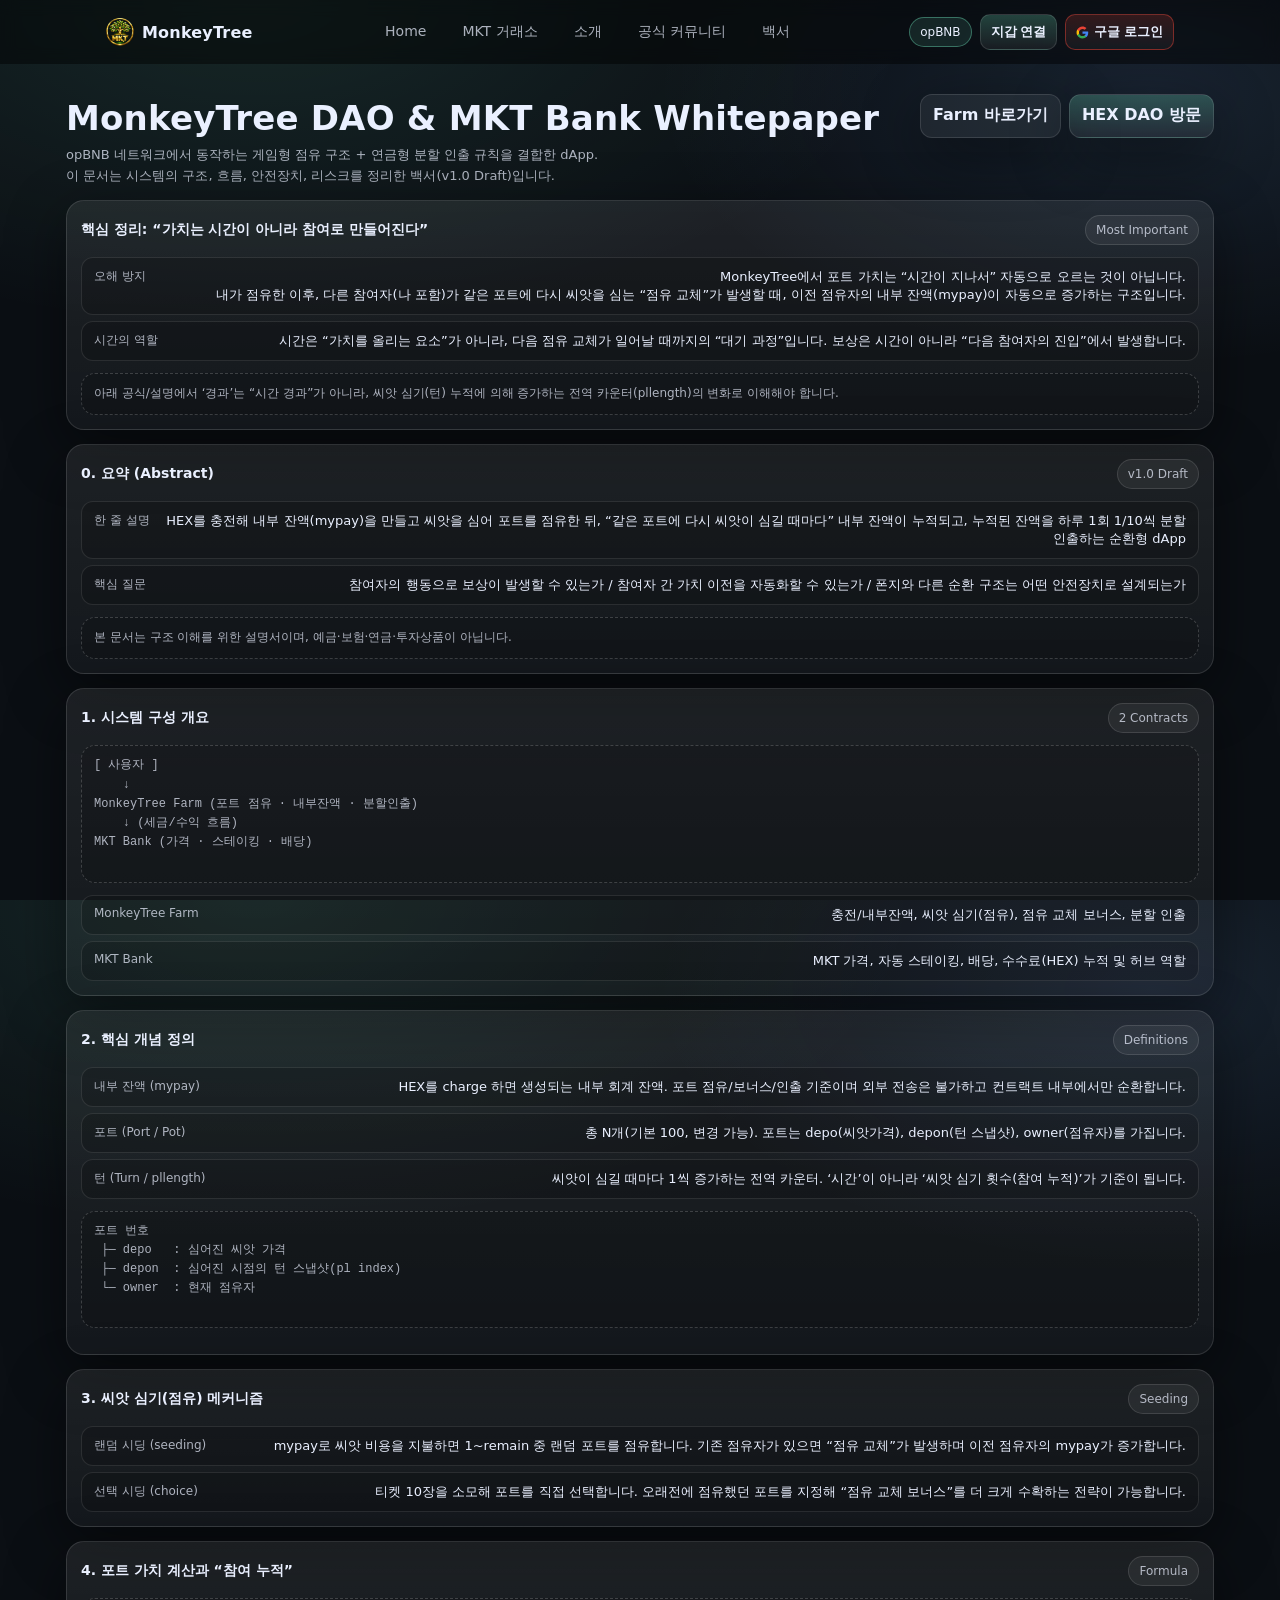
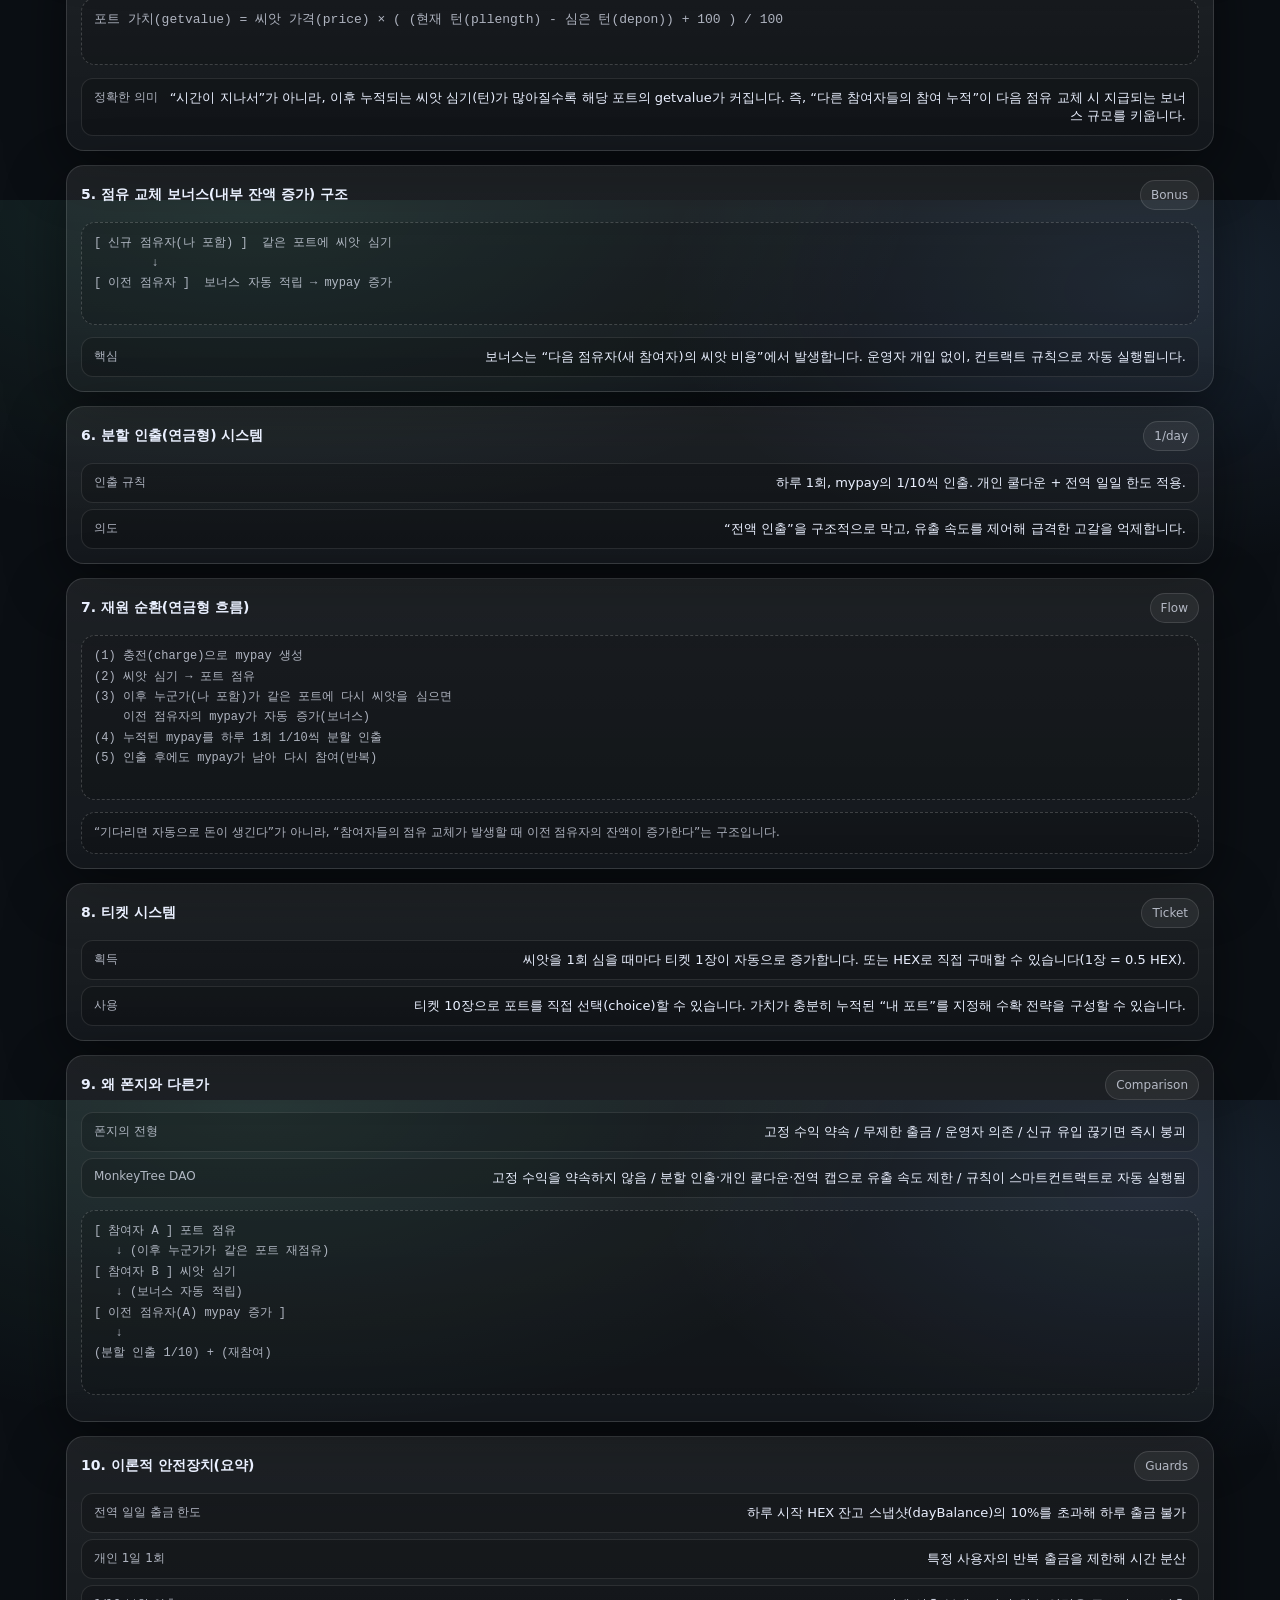
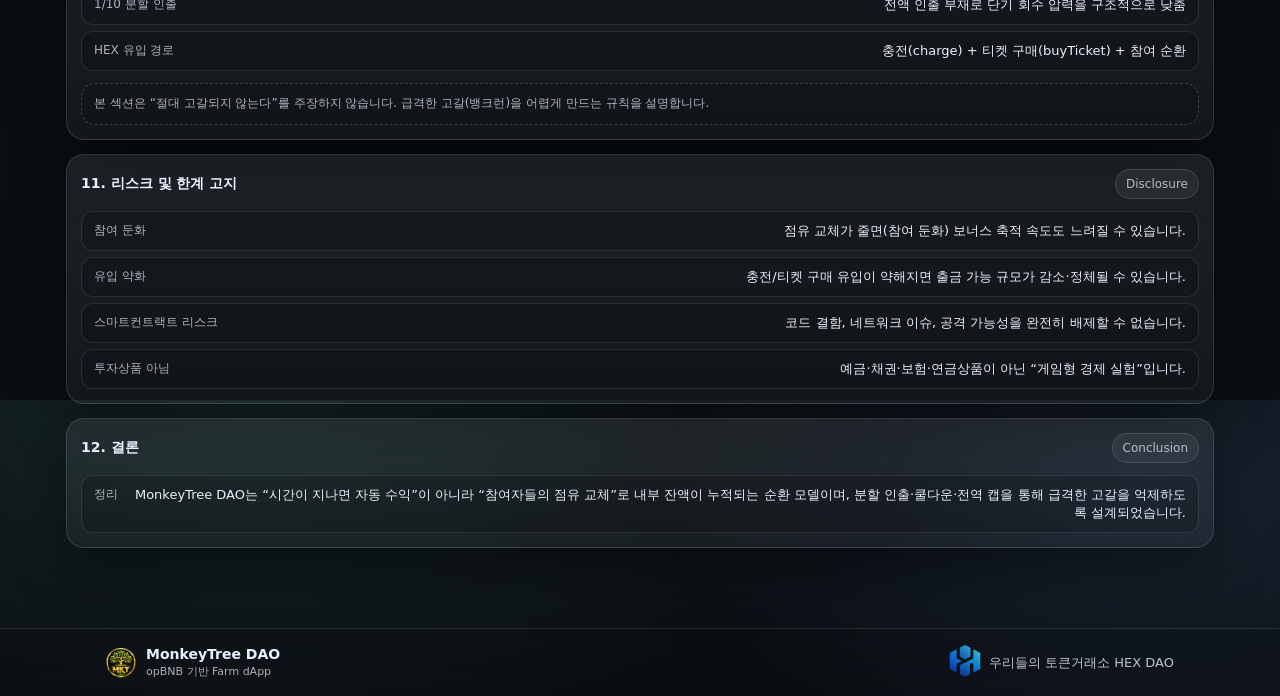
<file: intro.html>
<!-- /intro.html -->
<!doctype html>
<html lang="ko">
<head>
  <meta charset="utf-8" />
  <meta name="viewport" content="width=device-width, initial-scale=1" />
  <title>MonkeyTree DAO - Whitepaper</title>

  <!-- favicon -->
  <link rel="icon" href="assets/img/favicon.png" />
  <link rel="shortcut icon" href="assets/img/favicon.png" />

  <link rel="stylesheet" href="assets/css/app.css" />
  <link rel="stylesheet" href="assets/css/index.css" />

  <!-- partials loader -->
  <script src="assets/js/partials.js" defer></script>
</head>

<body>
  <div class="page">
    <div id="site-header"></div>

    <main class="main-wrap">
      <section class="hero">
        <div class="hero-top">
          <div class="hero-left">
            <h1 class="title">MonkeyTree DAO &amp; MKT Bank Whitepaper</h1>
            <div class="sub">
              opBNB 네트워크에서 동작하는 게임형 점유 구조 + 연금형 분할 인출 규칙을 결합한 dApp.
              <br />
              이 문서는 시스템의 구조, 흐름, 안전장치, 리스크를 정리한 백서(v1.0 Draft)입니다.
            </div>
          </div>

          <div class="hero-right">
            <a class="btnx secondary" href="index.html">Farm 바로가기</a>
            <a class="btnx" href="https://hexdao.netlify.app/" target="_blank" rel="noreferrer">HEX DAO 방문</a>
          </div>
        </div>

        <div class="grid" style="grid-template-columns:1fr;">

          <!-- 핵심 교정(중요) -->
          <div class="card">
            <div class="card-h">
              <div class="card-t">핵심 정리: “가치는 시간이 아니라 참여로 만들어진다”</div>
              <span class="chip">Most Important</span>
            </div>

            <div class="rows">
              <div class="row">
                <div class="k">오해 방지</div>
                <div class="v">
                  MonkeyTree에서 포트 가치는 “시간이 지나서” 자동으로 오르는 것이 아닙니다.
                  <br/>
                  내가 점유한 이후, 다른 참여자(나 포함)가 같은 포트에 다시 씨앗을 심는 “점유 교체”가 발생할 때,
                  이전 점유자의 내부 잔액(mypay)이 자동으로 증가하는 구조입니다.
                </div>
              </div>

              <div class="row">
                <div class="k">시간의 역할</div>
                <div class="v">
                  시간은 “가치를 올리는 요소”가 아니라, 다음 점유 교체가 일어날 때까지의 “대기 과정”입니다.
                  보상은 시간이 아니라 “다음 참여자의 진입”에서 발생합니다.
                </div>
              </div>
            </div>

            <div class="note">
              아래 공식/설명에서 ‘경과’는 “시간 경과”가 아니라,
              씨앗 심기(턴) 누적에 의해 증가하는 전역 카운터(pllength)의 변화로 이해해야 합니다.
            </div>
          </div>

          <!-- 0. 요약 -->
          <div class="card">
            <div class="card-h">
              <div class="card-t">0. 요약 (Abstract)</div>
              <span class="chip">v1.0 Draft</span>
            </div>

            <div class="rows">
              <div class="row">
                <div class="k">한 줄 설명</div>
                <div class="v">
                  HEX를 충전해 내부 잔액(mypay)을 만들고 씨앗을 심어 포트를 점유한 뒤,
                  “같은 포트에 다시 씨앗이 심길 때마다” 내부 잔액이 누적되고,
                  누적된 잔액을 하루 1회 1/10씩 분할 인출하는 순환형 dApp
                </div>
              </div>

              <div class="row">
                <div class="k">핵심 질문</div>
                <div class="v">
                  참여자의 행동으로 보상이 발생할 수 있는가 /
                  참여자 간 가치 이전을 자동화할 수 있는가 /
                  폰지와 다른 순환 구조는 어떤 안전장치로 설계되는가
                </div>
              </div>
            </div>

            <div class="note">
              본 문서는 구조 이해를 위한 설명서이며, 예금·보험·연금·투자상품이 아닙니다.
            </div>
          </div>

          <!-- 1. 시스템 구성 -->
          <div class="card">
            <div class="card-h">
              <div class="card-t">1. 시스템 구성 개요</div>
              <span class="chip">2 Contracts</span>
            </div>

            <pre class="note" style="white-space:pre-wrap; line-height:1.6;">
[ 사용자 ]
    ↓
MonkeyTree Farm (포트 점유 · 내부잔액 · 분할인출)
    ↓ (세금/수익 흐름)
MKT Bank (가격 · 스테이킹 · 배당)
            </pre>

            <div class="rows">
              <div class="row">
                <div class="k">MonkeyTree Farm</div>
                <div class="v">충전/내부잔액, 씨앗 심기(점유), 점유 교체 보너스, 분할 인출</div>
              </div>
              <div class="row">
                <div class="k">MKT Bank</div>
                <div class="v">MKT 가격, 자동 스테이킹, 배당, 수수료(HEX) 누적 및 허브 역할</div>
              </div>
            </div>
          </div>

          <!-- 2. 핵심 개념 -->
          <div class="card">
            <div class="card-h">
              <div class="card-t">2. 핵심 개념 정의</div>
              <span class="chip">Definitions</span>
            </div>

            <div class="rows">
              <div class="row">
                <div class="k">내부 잔액 (mypay)</div>
                <div class="v">
                  HEX를 charge 하면 생성되는 내부 회계 잔액.
                  포트 점유/보너스/인출 기준이며 외부 전송은 불가하고 컨트랙트 내부에서만 순환합니다.
                </div>
              </div>

              <div class="row">
                <div class="k">포트 (Port / Pot)</div>
                <div class="v">
                  총 N개(기본 100, 변경 가능).
                  포트는 depo(씨앗가격), depon(턴 스냅샷), owner(점유자)를 가집니다.
                </div>
              </div>

              <div class="row">
                <div class="k">턴 (Turn / pllength)</div>
                <div class="v">
                  씨앗이 심길 때마다 1씩 증가하는 전역 카운터.
                  ‘시간’이 아니라 ‘씨앗 심기 횟수(참여 누적)’가 기준이 됩니다.
                </div>
              </div>
            </div>

            <pre class="note" style="white-space:pre-wrap; line-height:1.6;">
포트 번호
 ├─ depo   : 심어진 씨앗 가격
 ├─ depon  : 심어진 시점의 턴 스냅샷(pl index)
 └─ owner  : 현재 점유자
            </pre>
          </div>

          <!-- 3. 씨앗 심기 -->
          <div class="card">
            <div class="card-h">
              <div class="card-t">3. 씨앗 심기(점유) 메커니즘</div>
              <span class="chip">Seeding</span>
            </div>

            <div class="rows">
              <div class="row">
                <div class="k">랜덤 시딩 (seeding)</div>
                <div class="v">
                  mypay로 씨앗 비용을 지불하면 1~remain 중 랜덤 포트를 점유합니다.
                  기존 점유자가 있으면 “점유 교체”가 발생하며 이전 점유자의 mypay가 증가합니다.
                </div>
              </div>

              <div class="row">
                <div class="k">선택 시딩 (choice)</div>
                <div class="v">
                  티켓 10장을 소모해 포트를 직접 선택합니다.
                  오래전에 점유했던 포트를 지정해 “점유 교체 보너스”를 더 크게 수확하는 전략이 가능합니다.
                </div>
              </div>
            </div>
          </div>

          <!-- 4. 포트 가치(정확 표현으로 수정) -->
          <div class="card">
            <div class="card-h">
              <div class="card-t">4. 포트 가치 계산과 “참여 누적”</div>
              <span class="chip">Formula</span>
            </div>

            <pre class="note" style="white-space:pre-wrap; line-height:1.7; font-size:13px;">
포트 가치(getvalue) = 씨앗 가격(price) × ( (현재 턴(pllength) - 심은 턴(depon)) + 100 ) / 100
            </pre>

            <div class="rows">
              <div class="row">
                <div class="k">정확한 의미</div>
                <div class="v">
                  “시간이 지나서”가 아니라, 이후 누적되는 씨앗 심기(턴)가 많아질수록
                  해당 포트의 getvalue가 커집니다.
                  즉, “다른 참여자들의 참여 누적”이 다음 점유 교체 시 지급되는 보너스 규모를 키웁니다.
                </div>
              </div>
            </div>
          </div>

          <!-- 5. 보너스 지급 -->
          <div class="card">
            <div class="card-h">
              <div class="card-t">5. 점유 교체 보너스(내부 잔액 증가) 구조</div>
              <span class="chip">Bonus</span>
            </div>

            <pre class="note" style="white-space:pre-wrap; line-height:1.7;">
[ 신규 점유자(나 포함) ]  같은 포트에 씨앗 심기
        ↓
[ 이전 점유자 ]  보너스 자동 적립 → mypay 증가
            </pre>

            <div class="rows">
              <div class="row">
                <div class="k">핵심</div>
                <div class="v">
                  보너스는 “다음 점유자(새 참여자)의 씨앗 비용”에서 발생합니다.
                  운영자 개입 없이, 컨트랙트 규칙으로 자동 실행됩니다.
                </div>
              </div>
            </div>
          </div>

          <!-- 6. 분할 인출 -->
          <div class="card">
            <div class="card-h">
              <div class="card-t">6. 분할 인출(연금형) 시스템</div>
              <span class="chip">1/day</span>
            </div>

            <div class="rows">
              <div class="row">
                <div class="k">인출 규칙</div>
                <div class="v">
                  하루 1회, mypay의 1/10씩 인출. 개인 쿨다운 + 전역 일일 한도 적용.
                </div>
              </div>
              <div class="row">
                <div class="k">의도</div>
                <div class="v">
                  “전액 인출”을 구조적으로 막고, 유출 속도를 제어해 급격한 고갈을 억제합니다.
                </div>
              </div>
            </div>
          </div>

          <!-- 7. 재원 순환 -->
          <div class="card">
            <div class="card-h">
              <div class="card-t">7. 재원 순환(연금형 흐름)</div>
              <span class="chip">Flow</span>
            </div>

            <pre class="note" style="white-space:pre-wrap; line-height:1.7;">
(1) 충전(charge)으로 mypay 생성
(2) 씨앗 심기 → 포트 점유
(3) 이후 누군가(나 포함)가 같은 포트에 다시 씨앗을 심으면
    이전 점유자의 mypay가 자동 증가(보너스)
(4) 누적된 mypay를 하루 1회 1/10씩 분할 인출
(5) 인출 후에도 mypay가 남아 다시 참여(반복)
            </pre>

            <div class="note">
              “기다리면 자동으로 돈이 생긴다”가 아니라,
              “참여자들의 점유 교체가 발생할 때 이전 점유자의 잔액이 증가한다”는 구조입니다.
            </div>
          </div>

          <!-- 8. 티켓 -->
          <div class="card">
            <div class="card-h">
              <div class="card-t">8. 티켓 시스템</div>
              <span class="chip">Ticket</span>
            </div>

            <div class="rows">
              <div class="row">
                <div class="k">획득</div>
                <div class="v">
                  씨앗을 1회 심을 때마다 티켓 1장이 자동으로 증가합니다.
                  또는 HEX로 직접 구매할 수 있습니다(1장 = 0.5 HEX).
                </div>
              </div>
              <div class="row">
                <div class="k">사용</div>
                <div class="v">
                  티켓 10장으로 포트를 직접 선택(choice)할 수 있습니다.
                  가치가 충분히 누적된 “내 포트”를 지정해 수확 전략을 구성할 수 있습니다.
                </div>
              </div>
            </div>
          </div>

          <!-- 10. 왜 폰지와 다른가 -->
          <div class="card">
            <div class="card-h">
              <div class="card-t">9. 왜 폰지와 다른가</div>
              <span class="chip">Comparison</span>
            </div>

            <div class="rows">
              <div class="row">
                <div class="k">폰지의 전형</div>
                <div class="v">고정 수익 약속 / 무제한 출금 / 운영자 의존 / 신규 유입 끊기면 즉시 붕괴</div>
              </div>
              <div class="row">
                <div class="k">MonkeyTree DAO</div>
                <div class="v">
                  고정 수익을 약속하지 않음 /
                  분할 인출·개인 쿨다운·전역 캡으로 유출 속도 제한 /
                  규칙이 스마트컨트랙트로 자동 실행됨
                </div>
              </div>
            </div>

            <pre class="note" style="white-space:pre-wrap; line-height:1.7;">
[ 참여자 A ] 포트 점유
   ↓ (이후 누군가가 같은 포트 재점유)
[ 참여자 B ] 씨앗 심기
   ↓ (보너스 자동 적립)
[ 이전 점유자(A) mypay 증가 ]
   ↓
(분할 인출 1/10) + (재참여)
            </pre>
          </div>

          <!-- 12. 안전장치(요약) -->
          <div class="card">
            <div class="card-h">
              <div class="card-t">10. 이론적 안전장치(요약)</div>
              <span class="chip">Guards</span>
            </div>

            <div class="rows">
              <div class="row">
                <div class="k">전역 일일 출금 한도</div>
                <div class="v">하루 시작 HEX 잔고 스냅샷(dayBalance)의 10%를 초과해 하루 출금 불가</div>
              </div>
              <div class="row">
                <div class="k">개인 1일 1회</div>
                <div class="v">특정 사용자의 반복 출금을 제한해 시간 분산</div>
              </div>
              <div class="row">
                <div class="k">1/10 분할 인출</div>
                <div class="v">전액 인출 부재로 단기 회수 압력을 구조적으로 낮춤</div>
              </div>
              <div class="row">
                <div class="k">HEX 유입 경로</div>
                <div class="v">충전(charge) + 티켓 구매(buyTicket) + 참여 순환</div>
              </div>
            </div>

            <div class="note">
              본 섹션은 “절대 고갈되지 않는다”를 주장하지 않습니다.
              급격한 고갈(뱅크런)을 어렵게 만드는 규칙을 설명합니다.
            </div>
          </div>

          <!-- 13. 리스크 -->
          <div class="card">
            <div class="card-h">
              <div class="card-t">11. 리스크 및 한계 고지</div>
              <span class="chip">Disclosure</span>
            </div>

            <div class="rows">
              <div class="row">
                <div class="k">참여 둔화</div>
                <div class="v">점유 교체가 줄면(참여 둔화) 보너스 축적 속도도 느려질 수 있습니다.</div>
              </div>
              <div class="row">
                <div class="k">유입 약화</div>
                <div class="v">충전/티켓 구매 유입이 약해지면 출금 가능 규모가 감소·정체될 수 있습니다.</div>
              </div>
              <div class="row">
                <div class="k">스마트컨트랙트 리스크</div>
                <div class="v">코드 결함, 네트워크 이슈, 공격 가능성을 완전히 배제할 수 없습니다.</div>
              </div>
              <div class="row">
                <div class="k">투자상품 아님</div>
                <div class="v">예금·채권·보험·연금상품이 아닌 “게임형 경제 실험”입니다.</div>
              </div>
            </div>
          </div>

          <!-- 14. 결론 -->
          <div class="card">
            <div class="card-h">
              <div class="card-t">12. 결론</div>
              <span class="chip">Conclusion</span>
            </div>

            <div class="rows">
              <div class="row">
                <div class="k">정리</div>
                <div class="v">
                  MonkeyTree DAO는 “시간이 지나면 자동 수익”이 아니라
                  “참여자들의 점유 교체”로 내부 잔액이 누적되는 순환 모델이며,
                  분할 인출·쿨다운·전역 캡을 통해 급격한 고갈을 억제하도록 설계되었습니다.
                </div>
              </div>
            </div>
          </div>

        </div>
      </section>
    </main>

    <div id="site-footer"></div>
  </div>
</body>
</html>
</file>
<file: assets/css/app.css>
/* /assets/css/app.css */
:root{
  --bg:#0b0f14;
  --panel: rgba(255,255,255,.06);
  --panel2: rgba(255,255,255,.08);
  --line: rgba(255,255,255,.12);
  --text:#eaf0ff;
  --muted: rgba(234,240,255,.72);
  --brand:#7cffd1;
  --danger:#ff4d6d;
  --shadow: 0 18px 60px rgba(0,0,0,.45);

  --page-max: 1180px;
  --pad-x: 16px;
  --r: 18px;
}

*{ box-sizing:border-box; }
html,body{ height:100%; }
body{
  margin:0;
  font-family: ui-sans-serif, system-ui, -apple-system, Segoe UI, Roboto, "Noto Sans KR", Arial;
  background: radial-gradient(1200px 600px at 20% 0%, rgba(124,255,209,.10), transparent 55%),
              radial-gradient(900px 500px at 90% 10%, rgba(120,180,255,.12), transparent 55%),
              var(--bg);
  color:var(--text);
}

a{ color:inherit; text-decoration:none; }
.page{ min-height:100%; display:flex; flex-direction:column; }
.main-wrap{ width:100%; max-width:var(--page-max); margin:0 auto; padding: 18px var(--pad-x) 40px; }

.mono{
  font-family: ui-monospace, SFMono-Regular, Menlo, Monaco, Consolas, "Liberation Mono", monospace;
}

.sp{ height:14px; }

.chip{
  display:inline-flex;
  align-items:center;
  gap:8px;
  padding:7px 10px;
  border-radius:999px;
  border:1px solid var(--line);
  background: rgba(255,255,255,.06);
  color: var(--muted);
  font-size:12px;
}

.btnx{
  appearance:none;
  border:1px solid var(--line);
  background: linear-gradient(180deg, rgba(124,255,209,.22), rgba(255,255,255,.06));
  color: var(--text);
  border-radius: 12px;
  padding: 10px 12px;
  font-weight:700;
  cursor:pointer;
  box-shadow: var(--shadow);
}
.btnx:hover{ transform: translateY(-1px); }
.btnx:active{ transform: translateY(0px); box-shadow:none; }
.btnx.secondary{
  background: rgba(255,255,255,.06);
}
.btnx.danger{
  background: linear-gradient(180deg, rgba(255,77,109,.30), rgba(255,255,255,.06));
  border-color: rgba(255,77,109,.35);
}
.btnx.small{ padding:8px 10px; border-radius:10px; box-shadow:none; }

.top-header{
  position:sticky; top:0; z-index:50;
  backdrop-filter: blur(10px);
  background: rgba(11,15,20,.60);
  border-bottom: 1px solid var(--line);
}
.hdr-inner{
  max-width: var(--page-max);
  margin:0 auto;
  padding: 12px var(--pad-x);
  display:flex;
  align-items:center;
  justify-content:space-between;
  gap:12px;
}
.brand{
  display:flex;
  align-items:center;
  gap:10px;
  min-width: 160px;
}
.brand-logo{ width:34px; height:34px; border-radius:12px; object-fit:cover; }
.brand-name{ font-weight:900; letter-spacing:.2px; }

.hdr-nav{
  display:flex;
  gap:14px;
  flex-wrap:wrap;
  color: var(--muted);
  font-size:14px;
}
.hdr-nav a{ padding:8px 10px; border-radius:10px; }
.hdr-nav a:hover{ background: rgba(255,255,255,.06); color: var(--text); }

.hdr-right{
  display:flex;
  align-items:center;
  gap:10px;
}
.net-badge{
  display:inline-flex;
  align-items:center;
  padding:7px 10px;
  border-radius:999px;
  border:1px solid rgba(124,255,209,.35);
  background: rgba(124,255,209,.10);
  color: var(--text);
  font-size:12px;
}

/* footer */
.site-footer{
  margin-top:auto;
  border-top: 1px solid var(--line);
  background: rgba(255,255,255,.03);
}
.f-inner{
  max-width: var(--page-max);
  margin:0 auto;
  padding: 18px var(--pad-x);
  display:flex;
  align-items:center;
  justify-content:space-between;
  gap:14px;
  flex-wrap:wrap;
}
.f-left{ display:flex; align-items:center; gap:10px; }
.f-logo{ width:34px; height:34px; border-radius:12px; object-fit:cover; }
.f-title{ font-weight:900; }
.f-sub{ font-size:12px; color: var(--muted); margin-top:2px; }
.f-links{ display:flex; gap:12px; flex-wrap:wrap; color: var(--muted); font-size:13px; }
.f-links a:hover{ color: var(--text); }
/* ===== HEADER ===== */
.top-header{
  border-bottom:1px solid var(--line2);
  background:rgba(0,0,0,.45);
  backdrop-filter: blur(8px);
}

.hdr-inner{
  max-width:1100px;
  margin:0 auto;
  padding:14px 16px;
  display:flex;
  align-items:center;
  justify-content:space-between;
  gap:14px;
}

/* 브랜드 */
.brand{
  display:flex;
  align-items:center;
  gap:8px;
  text-decoration:none;
  color:var(--text);
}
.brand-logo{ width:28px; height:28px; }
.brand-name{ font-weight:800; }

/* 네비 */
.hdr-nav{
  display:flex;
  gap:16px;
}
.hdr-nav a{
  text-decoration:none;
  color:var(--muted);
  font-size:14px;
}
.hdr-nav a:hover{ color:var(--text); }

/* 우측 */
.hdr-right{
  display:flex;
  align-items:center;
  gap:8px;
}
/* ===== 모바일 헤더 ===== */
@media (max-width: 600px) {
  .net-badge { display: none; }
  /* 구글 로그인 버튼 모바일 숨김 — 햄버거 메뉴에서 접근 */
  #btnGoogleLogin { display: none !important; }
  /* 지갑 연결 버튼 축소 */
  #hdrConnect { font-size: 12px; padding: 7px 10px; }
  /* 브랜드 최소폭 제거 */
  .brand { min-width: 0; }
  .brand-name { font-size: 14px; }
  /* 헤더 패딩 축소 */
  .hdr-inner { padding: 10px 12px; gap: 8px; }
  /* main 패딩 축소 */
  .main-wrap { padding: 12px 12px 32px; }
}

/* ===== 햄버거 ===== */
.burger{
  display:none;
  flex-direction:column;
  gap:4px;
  width:36px;
  height:36px;
  border-radius:10px;
  border:1px solid rgba(255,255,255,.18);
  background:rgba(0,0,0,.25);
  cursor:pointer;
}
.burger span{
  height:2px;
  background:#fff;
  border-radius:2px;
}

/* ===== 모바일 ===== */
@media (max-width: 820px){
  .hdr-nav{
    position:absolute;
    top:64px;
    left:0;
    right:0;
    background:rgba(0,0,0,.92);
    backdrop-filter: blur(10px);
    border-bottom:1px solid var(--line2);

    flex-direction:column;
    gap:0;
    display:none;
  }

  .hdr-nav.open{
    display:flex;
  }

  .hdr-nav a{
    padding:14px 18px;
    border-top:1px solid rgba(255,255,255,.08);
  }

  .burger{
    display:flex;
  }
}

/* ══════════════════════════════════════════════
   소개 배너 (처음 방문자 온보딩)
══════════════════════════════════════════════ */
.intro-banner{
  margin-bottom: 28px;
  border: 1px solid var(--line);
  border-radius: var(--r);
  background: linear-gradient(135deg, rgba(124,255,209,.07) 0%, rgba(120,180,255,.06) 60%, rgba(255,255,255,.03) 100%);
  overflow: hidden;
}

/* 상단 영역 */
.intro-top{
  display: flex;
  align-items: center;
  justify-content: space-between;
  gap: 24px;
  padding: 32px 28px 24px;
}
.intro-left{ flex: 1; min-width: 0; }
.intro-label{
  display: inline-block;
  font-size: 11px;
  font-weight: 700;
  letter-spacing: .8px;
  text-transform: uppercase;
  color: var(--brand);
  background: rgba(124,255,209,.12);
  border: 1px solid rgba(124,255,209,.25);
  border-radius: 999px;
  padding: 4px 10px;
  margin-bottom: 12px;
}
.intro-title{
  margin: 0 0 12px;
  font-size: clamp(22px, 4vw, 34px);
  font-weight: 900;
  line-height: 1.2;
  color: var(--text);
}
.intro-desc{
  margin: 0 0 20px;
  font-size: 14px;
  line-height: 1.7;
  color: var(--muted);
}
.intro-desc strong{ color: var(--text); }

/* 통계 수치 */
.intro-stats{
  display: flex;
  align-items: center;
  gap: 0;
}
.istat{
  text-align: center;
  padding: 0 20px;
}
.istat:first-child{ padding-left: 0; }
.istat-v{
  font-size: 22px;
  font-weight: 900;
  font-family: ui-monospace, monospace;
}
.istat-k{
  font-size: 11px;
  color: var(--muted);
  margin-top: 3px;
}
.istat-div{
  width: 1px;
  height: 32px;
  background: var(--line);
}

/* 우측 이미지 */
.intro-right{ flex-shrink: 0; }
.intro-img{
  width: 110px;
  height: 110px;
  object-fit: contain;
  border-radius: 24px;
  opacity: .9;
  filter: drop-shadow(0 8px 24px rgba(124,255,209,.25));
}

/* 참여 방법 2가지 */
.join-ways{
  display: flex;
  align-items: center;
  gap: 12px;
  padding: 0 28px 24px;
}
.join-or{
  font-size: 12px;
  color: var(--muted);
  flex-shrink: 0;
  padding: 0 4px;
}
.join-way{
  flex: 1;
  border: 1px solid var(--line);
  border-radius: 16px;
  padding: 18px 20px;
  background: rgba(255,255,255,.04);
  position: relative;
  transition: border-color .2s;
}
.join-way:hover{ border-color: rgba(124,255,209,.35); }
.join-way.recommended{
  border-color: rgba(124,255,209,.30);
  background: rgba(124,255,209,.05);
}
.join-badge{
  position: absolute;
  top: -11px;
  left: 16px;
  font-size: 10px;
  font-weight: 800;
  letter-spacing: .5px;
  background: var(--brand);
  color: #0b0f14;
  padding: 3px 10px;
  border-radius: 999px;
}
.join-icon{
  font-size: 24px;
  margin-bottom: 6px;
}
.join-title{
  font-size: 14px;
  font-weight: 800;
  margin-bottom: 6px;
}
.join-desc{
  font-size: 12px;
  color: var(--muted);
  line-height: 1.6;
  margin-bottom: 14px;
}
.join-btn{
  width: 100%;
  font-size: 13px;
  padding: 10px 14px;
  border-radius: 12px;
}

/* 참여 단계 */
.steps{
  border-top: 1px solid var(--line);
  padding: 20px 28px 24px;
  background: rgba(255,255,255,.02);
}
.steps-title{
  font-size: 11px;
  font-weight: 700;
  letter-spacing: .6px;
  text-transform: uppercase;
  color: var(--muted);
  margin-bottom: 16px;
}
.steps-row{
  display: flex;
  align-items: flex-start;
  gap: 6px;
  flex-wrap: wrap;
}
.step{
  flex: 1;
  min-width: 130px;
  display: flex;
  gap: 10px;
  align-items: flex-start;
}
.step-num{
  flex-shrink: 0;
  width: 26px;
  height: 26px;
  border-radius: 50%;
  background: linear-gradient(135deg, var(--brand), rgba(120,180,255,.8));
  color: #0b0f14;
  font-weight: 900;
  font-size: 13px;
  display: flex;
  align-items: center;
  justify-content: center;
}
.step-t{
  font-size: 13px;
  font-weight: 700;
  margin-bottom: 3px;
}
.step-d{
  font-size: 12px;
  color: var(--muted);
  line-height: 1.5;
}
.step-d em{
  font-style: normal;
  color: var(--brand);
}
.step-arrow{
  color: var(--muted);
  font-size: 18px;
  margin-top: 4px;
  flex-shrink: 0;
  align-self: flex-start;
  padding-top: 3px;
}

/* 반응형 */
@media (max-width: 700px){
  .intro-top{
    flex-direction: column;
    padding: 22px 18px 18px;
    gap: 16px;
  }
  .intro-right{ display: none; }
  .join-ways{
    flex-direction: column;
    padding: 0 18px 20px;
  }
  .join-or{ padding: 4px 0; }
  .join-way{ width: 100%; }
  .steps{ padding: 18px 18px 20px; }
  .steps-row{ flex-direction: column; gap: 12px; }
  .step-arrow{ display: none; }
  .istat{ padding: 0 12px; }
  .istat-v{ font-size: 18px; }
}

/* 승인 자동처리 안내 박스 */
.approve-notice{
  display: flex;
  gap: 10px;
  align-items: flex-start;
  margin: 10px 0 14px;
  padding: 12px 14px;
  border-radius: 12px;
  border: 1px solid rgba(124,255,209,.20);
  background: rgba(124,255,209,.06);
  font-size: 12px;
  line-height: 1.6;
  color: var(--muted);
}
.approve-notice strong{ color: var(--text); }
.approve-notice em{ font-style: normal; color: var(--brand); }
.approve-icon{ font-size: 15px; flex-shrink: 0; margin-top: 1px; }
</file>
<file: assets/css/index.css>
/* /assets/css/index.css — mobile-first */

/* =========================================================
   HERO
========================================================= */
.hero { padding-top: 4px; }

.hero-top {
  display: flex;
  flex-direction: column;
  gap: 12px;
  margin: 8px 0 14px;
}
.hero-left { flex: 1; }

.title {
  margin: 4px 0 6px;
  font-size: clamp(22px, 6vw, 34px);
  font-weight: 900;
  letter-spacing: .2px;
  line-height: 1.2;
}

.sub {
  color: var(--muted);
  line-height: 1.6;
  font-size: 13px;
}

.hero-right {
  display: flex;
  align-items: center;
  gap: 8px;
  flex-wrap: wrap;
}
.hero-right .btnx { min-height: 44px; }

/* =========================================================
   GRID / CARD
========================================================= */
.grid {
  display: grid;
  grid-template-columns: 1fr;
  gap: 12px;
}

.card {
  border: 1px solid var(--line);
  background: linear-gradient(180deg, rgba(255,255,255,.08), rgba(255,255,255,.04));
  border-radius: var(--r);
  padding: 14px;
  box-shadow: var(--shadow);
}

.card-h {
  display: flex;
  align-items: center;
  justify-content: space-between;
  gap: 8px;
  margin-bottom: 12px;
  flex-wrap: wrap;
}

.card-t {
  font-weight: 900;
  font-size: 14px;
  display: flex;
  align-items: center;
  gap: 6px;
}

/* =========================================================
   METRICS
========================================================= */
.metrics {
  display: grid;
  grid-template-columns: 1fr 1fr;
  gap: 8px;
}

.metric {
  border: 1px solid rgba(255,255,255,.10);
  background: rgba(0,0,0,.18);
  border-radius: 12px;
  padding: 10px;
}

.mk {
  font-size: 11px;
  color: var(--muted);
  display: flex;
  align-items: center;
  gap: 4px;
  line-height: 1.4;
}

.mv {
  font-size: 14px;
  margin-top: 5px;
  word-break: break-all;
}

/* =========================================================
   ROWS
========================================================= */
.rows {
  display: flex;
  flex-direction: column;
  gap: 6px;
}

.row {
  display: flex;
  align-items: flex-start;
  justify-content: space-between;
  gap: 8px;
  padding: 10px 12px;
  border: 1px solid rgba(255,255,255,.10);
  background: rgba(0,0,0,.18);
  border-radius: 12px;
  flex-wrap: wrap;
}

.k {
  color: var(--muted);
  font-size: 12px;
  display: flex;
  align-items: center;
  gap: 5px;
  flex-shrink: 0;
}

.v {
  text-align: right;
  font-size: 13px;
  word-break: break-all;
  flex: 1;
  min-width: 0;
}

/* =========================================================
   FORM / INPUT
========================================================= */
.form {
  display: grid;
  grid-template-columns: 1fr;
  gap: 10px;
}

.field { margin-bottom: 0; }

.field .label {
  font-size: 12px;
  color: var(--muted);
  margin: 2px 0 6px;
  display: flex;
  align-items: center;
  gap: 6px;
}

.input {
  width: 100%;
  border: 1px solid rgba(255,255,255,.14);
  background: rgba(0,0,0,.25);
  color: var(--text);
  border-radius: 14px;
  padding: 13px 14px;
  outline: none;
  font-size: 16px !important; /* iOS 자동 확대 방지 */
  font-family: inherit;
}
.input:focus {
  border-color: rgba(124,255,209,.55);
  box-shadow: 0 0 0 3px rgba(124,255,209,.12);
}

/* =========================================================
   BUTTONS
========================================================= */
.btns {
  display: grid;
  grid-template-columns: 1fr 1fr;
  gap: 8px;
  margin-top: 12px;
}
.btns .btnx {
  min-height: 46px;
  font-size: 13px;
  padding: 10px 8px;
  touch-action: manipulation;
}

/* =========================================================
   NOTE / LOG
========================================================= */
.note {
  margin-top: 12px;
  border: 1px dashed rgba(255,255,255,.18);
  background: rgba(0,0,0,.14);
  border-radius: 14px;
  padding: 10px 12px;
  color: var(--muted);
  min-height: 42px;
  font-size: 12px;
  line-height: 1.6;
  word-break: break-all;
}

/* =========================================================
   MY PORTS TOTAL
========================================================= */
.my-ports-total {
  margin: 10px 0 12px;
  border: 1px solid rgba(124,255,209,.30);
  background: linear-gradient(180deg, rgba(124,255,209,.14), rgba(0,0,0,.18));
  border-radius: 16px;
  padding: 12px 14px;
}
.my-ports-total .t {
  font-size: 12px;
  color: rgba(234,241,255,.78);
  letter-spacing: .2px;
}
.my-ports-total .v {
  font-size: 20px;
  margin-top: 6px;
  text-align: left;
  word-break: break-all;
}
.my-ports-total .s {
  margin-top: 6px;
  font-size: 11px;
  color: var(--muted);
}

/* =========================================================
   TOOLTIP
========================================================= */
.tip {
  display: inline-flex;
  align-items: center;
  justify-content: center;
  width: 18px;
  height: 18px;
  border-radius: 999px;
  border: 1px solid rgba(255,255,255,.18);
  background: rgba(0,0,0,.22);
  font-size: 11px;
  cursor: help;
  position: relative;
  flex-shrink: 0;
}
.tip::after {
  content: attr(data-tip);
  position: fixed; /* fixed로 변경 — 모바일 viewport 벗어남 방지 */
  bottom: 20px;
  left: 50%;
  transform: translateX(-50%);
  width: min(280px, 90vw);
  padding: 10px 12px;
  border-radius: 12px;
  background: rgba(10,14,14,.96);
  border: 1px solid rgba(255,255,255,.18);
  color: #e9f5ef;
  font-size: 12px;
  line-height: 1.5;
  opacity: 0;
  pointer-events: none;
  transition: .12s ease;
  z-index: 200;
}
.tip:hover::after,
.tip:focus::after { opacity: 1; }

/* =========================================================
   PORT GRID / CARD
========================================================= */
.ports-grid {
  display: grid;
  grid-template-columns: repeat(3, 1fr);
  gap: 8px;
}

.port-card {
  border: 1px solid rgba(255,255,255,.10);
  background: rgba(0,0,0,.18);
  border-radius: 14px;
  padding: 8px;
  cursor: pointer;
  transition: .12s ease;
  touch-action: manipulation;
}
.port-card:active { transform: scale(.97); }

.port-top {
  display: flex;
  justify-content: space-between;
  margin-bottom: 6px;
  font-size: 11px;
}

.port-viz {
  position: relative;
  height: 80px;
  border-radius: 12px;
  border: 1px solid rgba(255,255,255,.10);
  background: radial-gradient(100px 60px at 40% 30%, rgba(124,255,209,.10), rgba(0,0,0,.10));
  display: flex;
  align-items: center;
  justify-content: center;
}
.port-viz img.tree-base {
  width: 70px;
  height: 70px;
  object-fit: contain;
}

.fruits {
  position: absolute;
  top: 6px;
  left: 50%;
  transform: translateX(-50%);
  display: flex;
  gap: 3px;
}
.fruits img { width: 14px; height: 14px; }

/* =========================================================
   STATE
========================================================= */
.port-card.flash { box-shadow: 0 0 0 2px rgba(255,210,120,.55); }
.port-card.mine  { box-shadow: 0 0 0 2px rgba(124,255,209,.55); }

/* =========================================================
   ONCHAIN GLOW
========================================================= */
.onchain      { color: #7cffd1; text-shadow: 0 0 10px rgba(124,255,209,.55); }
.onchain-soft { color: #7cffd1; text-shadow: 0 0 8px  rgba(124,255,209,.35); }

/* =========================================================
   FOOTER
========================================================= */
.site-footer {
  margin-top: 40px;
  border-top: 1px solid var(--line);
  background: linear-gradient(180deg, rgba(0,0,0,.15), rgba(0,0,0,.05));
}
.f-inner {
  max-width: 1100px;
  margin: 0 auto;
  padding: 16px var(--pad-x);
  display: flex;
  flex-direction: column;
  gap: 12px;
}
.f-left {
  display: flex;
  align-items: center;
  gap: 10px;
}
.f-main-logo { width: 30px; height: 30px; }
.f-title { font-weight: 700; font-size: 14px; }
.f-sub   { font-size: 11px; color: var(--muted); }
.f-link  { display: flex; align-items: center; gap: 8px; opacity: .8; font-size: 13px; }
.f-link:hover { opacity: 1; }

/* =========================================================
   소개 배너 (intro-banner) — mobile-first
========================================================= */
.intro-banner {
  margin-bottom: 20px;
  border: 1px solid var(--line);
  border-radius: var(--r);
  background: linear-gradient(135deg, rgba(124,255,209,.07) 0%, rgba(120,180,255,.06) 60%, rgba(255,255,255,.03) 100%);
  overflow: hidden;
}

.intro-top {
  display: flex;
  flex-direction: column;
  gap: 16px;
  padding: 20px 16px 16px;
}
.intro-left { flex: 1; }
.intro-right { display: none; } /* 모바일에서 이미지 숨김 */

.intro-label {
  display: inline-block;
  font-size: 11px;
  font-weight: 700;
  letter-spacing: .6px;
  text-transform: uppercase;
  color: var(--brand);
  background: rgba(124,255,209,.12);
  border: 1px solid rgba(124,255,209,.25);
  border-radius: 999px;
  padding: 4px 10px;
  margin-bottom: 10px;
}

.intro-title {
  margin: 0 0 10px;
  font-size: clamp(20px, 5vw, 30px);
  font-weight: 900;
  line-height: 1.25;
}

.intro-desc {
  margin: 0 0 16px;
  font-size: 13px;
  line-height: 1.7;
  color: var(--muted);
}
.intro-desc strong { color: var(--text); }
.intro-desc br { display: none; } /* 모바일에서 줄바꿈 태그 숨김 */

.intro-stats {
  display: flex;
  align-items: center;
  gap: 0;
}
.istat { text-align: center; padding: 0 12px; }
.istat:first-child { padding-left: 0; }
.istat-v { font-size: 18px; font-weight: 900; font-family: ui-monospace, monospace; }
.istat-k { font-size: 10px; color: var(--muted); margin-top: 3px; }
.istat-div { width: 1px; height: 28px; background: var(--line); }

/* 참여 방법 2가지 */
.join-ways {
  display: flex;
  flex-direction: column;
  gap: 10px;
  padding: 0 16px 16px;
}
.join-or {
  font-size: 12px;
  color: var(--muted);
  text-align: center;
  padding: 2px 0;
}
.join-way {
  border: 1px solid var(--line);
  border-radius: 16px;
  padding: 16px;
  background: rgba(255,255,255,.04);
  position: relative;
}
.join-way:hover { border-color: rgba(124,255,209,.35); }
.join-way.recommended {
  border-color: rgba(124,255,209,.30);
  background: rgba(124,255,209,.05);
}
.join-badge {
  position: absolute;
  top: -11px;
  left: 14px;
  font-size: 10px;
  font-weight: 800;
  letter-spacing: .4px;
  background: var(--brand);
  color: #0b0f14;
  padding: 3px 10px;
  border-radius: 999px;
}
.join-icon  { font-size: 22px; margin-bottom: 5px; }
.join-title { font-size: 14px; font-weight: 800; margin-bottom: 6px; }
.join-desc  { font-size: 12px; color: var(--muted); line-height: 1.6; margin-bottom: 12px; }
.join-btn   { width: 100%; font-size: 13px; padding: 12px 14px; border-radius: 12px; min-height: 46px; touch-action: manipulation; }

/* 참여 단계 */
.steps {
  border-top: 1px solid var(--line);
  padding: 16px 16px 18px;
  background: rgba(255,255,255,.02);
}
.steps-title {
  font-size: 11px;
  font-weight: 700;
  letter-spacing: .5px;
  text-transform: uppercase;
  color: var(--muted);
  margin-bottom: 14px;
}
.steps-row {
  display: flex;
  flex-direction: column;
  gap: 10px;
}
.step {
  display: flex;
  gap: 10px;
  align-items: flex-start;
}
.step-num {
  flex-shrink: 0;
  width: 26px;
  height: 26px;
  border-radius: 50%;
  background: linear-gradient(135deg, var(--brand), rgba(120,180,255,.8));
  color: #0b0f14;
  font-weight: 900;
  font-size: 13px;
  display: flex;
  align-items: center;
  justify-content: center;
}
.step-t { font-size: 13px; font-weight: 700; margin-bottom: 3px; }
.step-d { font-size: 12px; color: var(--muted); line-height: 1.5; }
.step-d em { font-style: normal; color: var(--brand); }
.step-arrow { display: none; } /* 모바일에서 화살표 숨김 */

/* =========================================================
   태블릿 (600px+)
========================================================= */
@media (min-width: 600px) {
  .hero-top {
    flex-direction: row;
    align-items: flex-start;
    justify-content: space-between;
  }

  .metrics { grid-template-columns: repeat(3, 1fr); }

  .form { grid-template-columns: 1fr 1fr; }

  .btns { grid-template-columns: repeat(3, 1fr); }

  .ports-grid { grid-template-columns: repeat(4, 1fr); gap: 10px; }

  .intro-top { flex-direction: row; padding: 24px 22px 18px; }
  .intro-right { display: block; }
  .intro-desc br { display: inline; }
  .join-ways { flex-direction: row; padding: 0 22px 20px; }
  .join-or { padding: 0 4px; }
  .steps { padding: 18px 22px 22px; }
  .steps-row { flex-direction: row; flex-wrap: wrap; }
  .step { flex: 1; min-width: 130px; }
  .step-arrow { display: block; font-size: 18px; color: var(--muted); padding-top: 3px; }

  .f-inner { flex-direction: row; justify-content: space-between; align-items: center; }
}

/* =========================================================
   데스크톱 (980px+)
========================================================= */
@media (min-width: 980px) {
  .grid { grid-template-columns: 1.05fr .95fr; gap: 14px; }

  .btns { grid-template-columns: repeat(4, 1fr); }

  .ports-grid { grid-template-columns: repeat(5, 1fr); }

  .port-viz { height: 100px; }
  .port-viz img.tree-base { width: 90px; height: 90px; }
  .fruits img { width: 18px; height: 18px; }

  .intro-top { padding: 30px 26px 22px; }
  .intro-title { font-size: clamp(24px, 3vw, 34px); }
  .intro-desc { font-size: 14px; }
  .istat-v { font-size: 22px; }
  .join-ways { padding: 0 26px 22px; }
  .steps { padding: 20px 26px 24px; }
}

/* =========================================================
   대형 화면 (1200px+)
========================================================= */
@media (min-width: 1200px) {
  .ports-grid { grid-template-columns: repeat(6, 1fr); }
}

/* =========================================================
   초소형 모바일 (480px 이하) 추가 강화
========================================================= */
@media (max-width: 480px) {
  /* 카드 패딩·반경 축소 */
  .card { padding: 12px; border-radius: 14px; }

  /* row: k/v 수직 스택으로 전환 */
  .row {
    flex-direction: column;
    gap: 3px;
    padding: 10px;
  }
  .k { font-size: 11px; }
  .v { text-align: left; font-size: 13px; }

  /* pre 코드 블록 축소 */
  pre.note {
    font-size: 11px;
    padding: 10px;
    overflow-x: auto;
  }
  .note { font-size: 12px; padding: 10px; }

  /* 타이틀 여백 축소 */
  .card-h { margin-bottom: 10px; }
  .card-t { font-size: 13px; }

  /* 히어로 버튼 전체 너비 */
  .hero-right { flex-direction: column; width: 100%; }
  .hero-right .btnx { width: 100%; text-align: center; }
}
</file>
